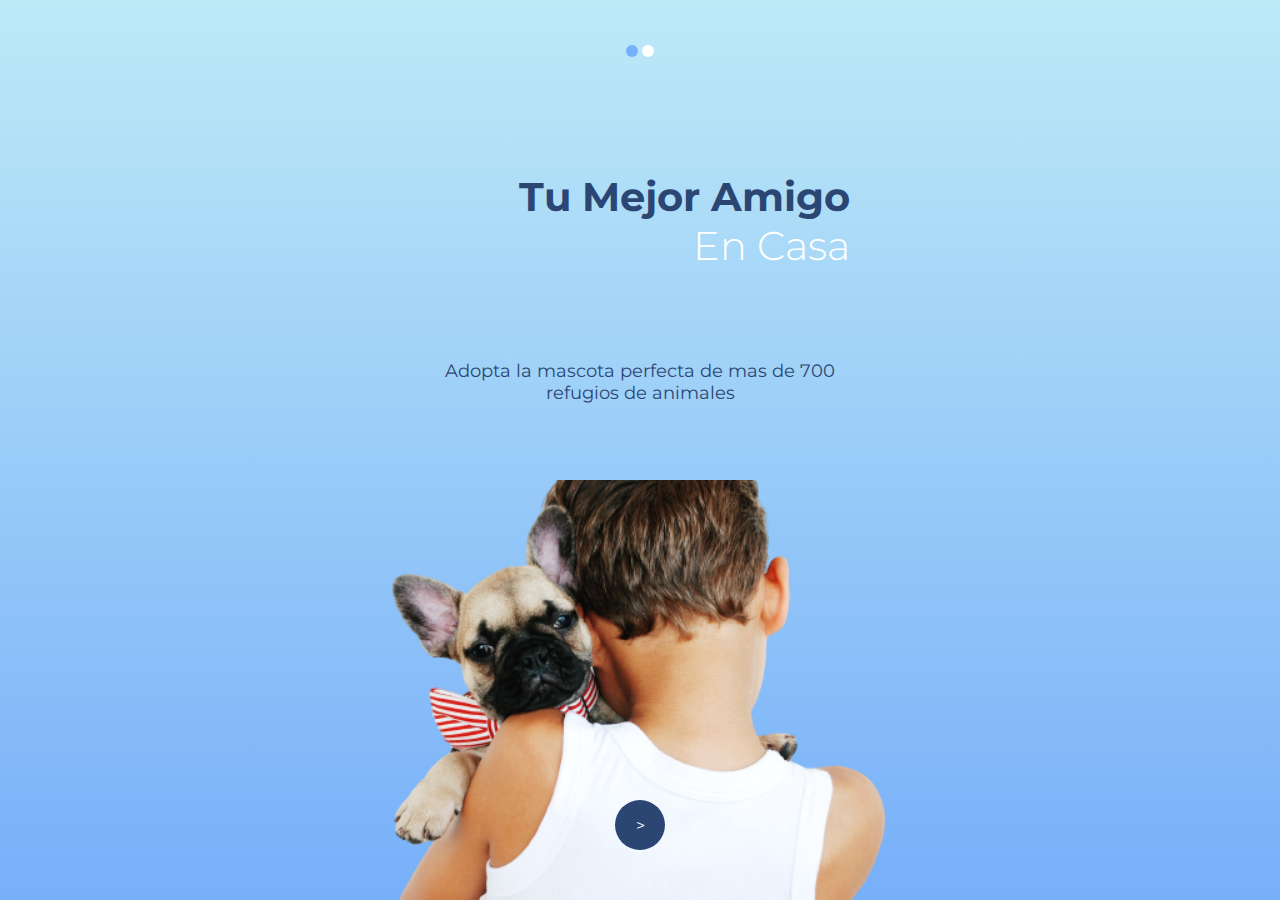
<file: index.html>
<!DOCTYPE html>
<html lang="en">

<head>
    <meta charset="UTF-8">
    <meta http-equiv="X-UA-Compatible" content="IE=edge">
    <meta name="viewport" content="width=device-width, initial-scale=1.0">
    <title>Tu Mejor Amigo En Casa</title>
    <link rel="stylesheet" href="css/style.css">
</head>

<body>
    <section class="home">
        <div class="content-center">
            <div class="cont-botones">
                <button class="active" id="btn-1" onclick="activarImgA()">1</button>
                <button class="" id="btn-2" onclick="activarImgB()">2</button>
            </div>


            <h1><strong>Tu Mejor Amigo </strong><br>En Casa</h1>
            <p>Adopta la mascota perfecta de mas de 700 refugios de animales</p>
            <div id="img-1" class="img-principal active"></div>
            <div id="img-2" class="img-principal "></div>
            <a href="home.html" class="btn-a">></a>

        </div>

    </section>



    <script src="js/main.js"></script>
</body>

</html>
</file>
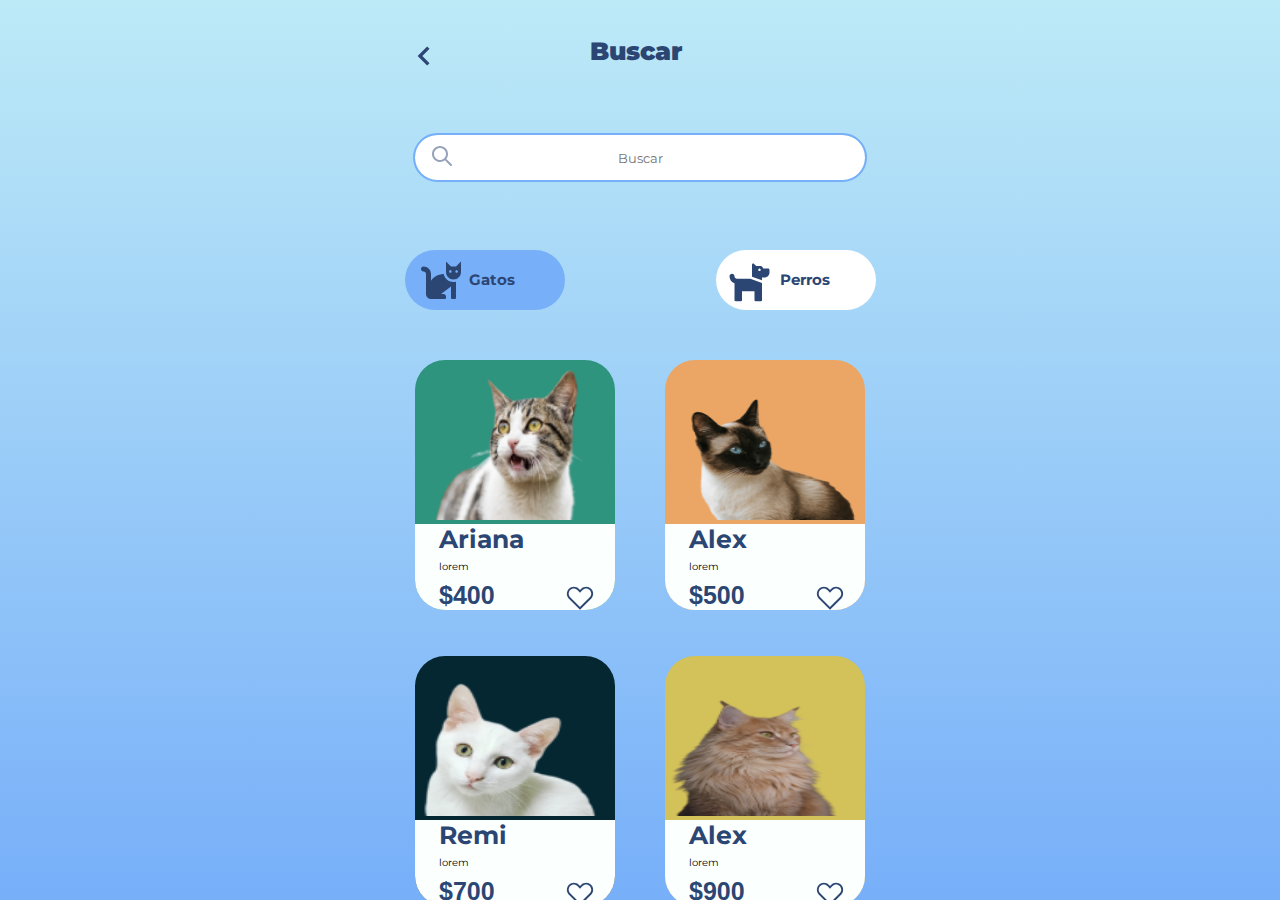
<file: home.html>
<!DOCTYPE html>
<html lang="en">

<head>
    <meta charset="UTF-8">
    <meta http-equiv="X-UA-Compatible" content="IE=edge">
    <meta name="viewport" content="width=device-width, initial-scale=1.0">
    <title>Tu Mejor Amigo En Casa</title>
    <link rel="stylesheet" href="css/style.css">
    <link rel="shortcut icon" href="img/sm-heart.svg" type="image/x-icon">
    <link href="https://unpkg.com/aos@2.3.1/dist/aos.css" rel="stylesheet">

</head>

<body>
    <section class="principal">

        <div class="content-center">
            <div class="cont-superior">
                <a href="index.html" class="salir"><img src="img/chevron-left.svg" alt=""></a>
                <h1> <strong>Buscar</strong> </h1>
                <input type="text" placeholder="Buscar"><img class="search" src="img/search.svg" alt="">
            </div>



            <!-- BOTONES -->
            <div class="cont-botonesh">
                <button data-aos="zoom-in-right" data-aos-duration="1500" class="active" id="btn-1" onclick="mostrarGatos()"><img class="iconogato " src="img/fa-solid_cat.svg" alt=""><h2 class="nombreg">Gatos</h2></button>
                <button data-aos="zoom-in-left" data-aos-duration="1500" class="btn2" id="btn-2" onclick="mostrarPerros()"><img class="iconoperro" src="img/fa-solid_dog.svg" alt=""><h2 class="nombrep" >Perros</h2></button>
            </div>
            <!-- BOTONES -->

            <!-- TARJETAS GATOS -->
            <div class="cont-cards" id="tarjetas-gatos">
                <div class="card-info">
                    <a href="infotarget.html">
                        <img src="img/ariana.png" alt="">
                    </a>
                    <div class="fondoblanco">
                        <h2>Ariana</h2>
                        <p class="lorem">lorem</p>
                        <p class="precio">$400</p>
                        <img class="corazonazul" src="img/sm-heart.svg" alt="">


                    </div>
                </div>
                <div class="card-info">
                    <a href="infotarget.html">
                        <img src="img/alex.png" alt=""> 
                    </a>
                    <div class="fondoblanco">
                        <h2>Alex</h2>
                        <p class="lorem">lorem</p>
                        <p class="precio">$500</p>
                        <img class="corazonazul" src="img/sm-heart.svg" alt="">

                    </div>
                </div>
                <div class="card-info">
                    <a href="infotarget.html">
                        <img src="img/remi.png" alt="">   
                    </a>
                    <div class="fondoblanco">
                        <h2>Remi</h2>
                        <p class="lorem">lorem</p>
                        <p class="precio">$700</p>
                        <img class="corazonazul" src="img/sm-heart.svg" alt="">

                    </div>
                </div>
                <div class="card-info">
                    <a href="infotarget.html">
                        <img src="img/zoe.png" alt="">     
                    </a>
                    <div class="fondoblanco">
                        <h2>Alex</h2>
                        <p class="lorem">lorem</p>
                        <p class="precio">$900</p>
                        <img class="corazonazul" src="img/sm-heart.svg" alt="">

                    </div>






                </div>
            </div>
                        <!-- TARJETAS GATOS -->

                        <!-- TARJETAS PERROS -->

                         <div class="cont-cards oculto" id="tarjetas-perros">
                            <div class="card-info">
                                <a href="infotarget.html">
                                    <img src="img/ivana.png" alt="">
                                </a>
                                <div class="fondoblanco">
                                    <h2>Kartsen</h2>
                                    <p class="lorem">lorem</p>
                                    <p class="precio">$40</p>
                                    <img class="corazonazul" src="img/sm-heart.svg" alt="">


                                </div>
                            </div>
                            <div class="card-info">
                                <a href="infotarget.html">
                                    <img src="img/karsten.png" alt="">
                                </a>
                                <div class="fondoblanco">
                                    <h2>Kartsen</h2>
                                    <p class="lorem">lorem</p>
                                    <p class="precio">$50</p>
                                    <img class="corazonazul" src="img/sm-heart.svg" alt="">

                                </div>
                            </div>
                            <div class="card-info">
                                <a href="infotarget.html">
                                    <img src="img/reigner.png" alt="">
                                </a>
                                <div class="fondoblanco">
                                    <h2>Alexbig</h2>
                                    <p class="lorem">lorem</p>
                                    <p class="precio">$70</p>
                                    <img class="corazonazul" src="img/sm-heart.svg" alt="">

                                </div>
                            </div>
                            <div class="card-info">
                                <a href="infotarget.html">
                                    <img src="img/alvan.png" alt="">
                                </a>
                                <div class="fondoblanco">
                                    <h2>Alex</h2>
                                    <p class="lorem">lorem</p>
                                    <p class="precio">$50</p>
                                    <img class="corazonazul" src="img/sm-heart.svg" alt="">

                                </div>






                            </div>



                                    </div> 
                        <!-- TARJETAS PERROS -->

    </section>

    <script src="https://unpkg.com/aos@2.3.1/dist/aos.js"></script>

    <script>
        AOS.init();
    </script>


    <script src="js/main.js"></script>
</body>

</html>
</file>
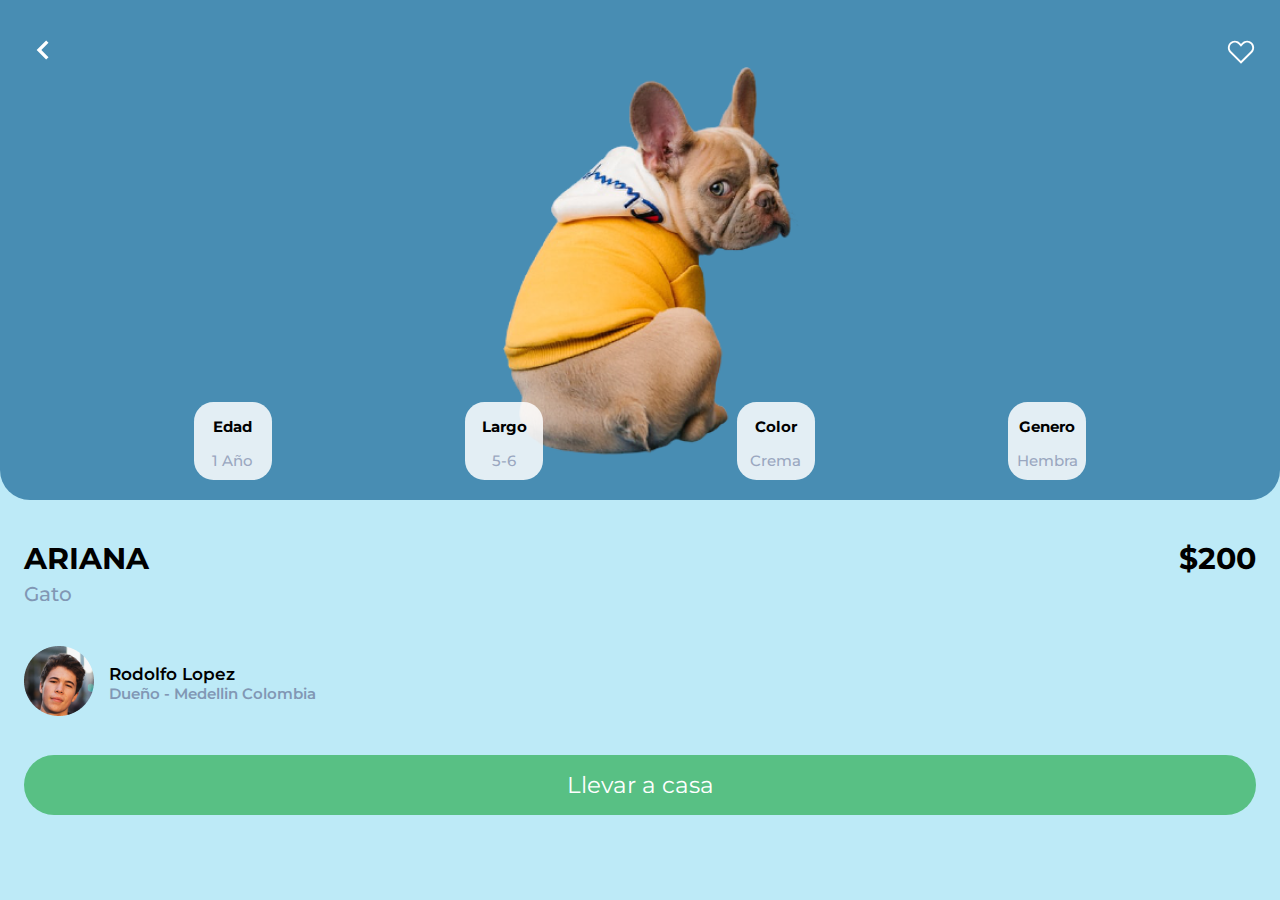
<file: infotarget.html>
<!DOCTYPE html>
<html lang="en">
<head>
    <meta charset="UTF-8">
    <meta http-equiv="X-UA-Compatible" content="IE=edge">
    <meta name="viewport" content="width=device-width, initial-scale=1.0">
    <link rel="stylesheet" href="css/style.css">
    <title>Tu mejor amigo en casa</title>
</head>
<body>
    <section class="target-cont dog1">
        <div class="cont-superior">
            <a href="home.html">
                <img src="img/chevron-left-white.svg" alt="">
            </a>
            <img src="img/heart-white.svg" alt="">
        </div>
        <div class="card1">
            <div class="atributos">
                <img src="img/karsten-big.png" alt="">
                <div class="atrib">
                    <h3>Edad</h3>
                    <h5>1 Año</h5>
                </div>
                <div class="atrib">
                    <h3>Largo</h3>
                    <h5>5-6</h5>
                </div>
                <div class="atrib">
                    <h3>Color</h3>
                    <h5>Crema</h5>
                </div>
                <div class="atrib">
                    <h3>Genero</h3>
                    <h5>Hembra</h5>
                </div>
            </div>
            <div class="nombre">
                <h2>ARIANA</h2>
                <h5>Gato</h5>
                <h3>$200</h3>
            </div>
            <div class="datos">
                <div>
                    <img src="img/rodolfo.png" alt="">
                </div>
                <div id="dos">
                    <h4>Rodolfo Lopez</h4>
                    <h5>Dueño - Medellin Colombia</h5>
                </div>
            </div>
        </div>
        <button class="botonllevar">Llevar a casa</button>
    </section>
    <script src="js/main.js"></script>
</body>
</html>
</file>
<file: css/style.css>
@import url('https://fonts.googleapis.com/css2?family=Montserrat:ital,wght@0,300;0,400;0,500;0,600;0,700;1,300;1,400;1,500;1,600;1,700&display=swap');
        * {
            margin: 0%;
            padding: 0%;
            font-family: 'Montserrat', sans-serif;
        }
        
         :root {
            --azul: #77aff9;
            --azul-claro: #bdeaf7;
            --azul-oscuro: #2c4674;
        }
        
        .home {
            width: 100%;
            background: linear-gradient(var(--azul-claro), var(--azul));
        }
        
        .content-center {
            max-width: 320px;
            max-width: 500px;
            margin: 0 auto;
            text-align: center;
            height: 100vh;
            position: relative;
            min-height: 800px;
            min-height: 900px;
            overflow: hidden;
        }
        
        .home .cont-botones {
            padding: 45px;
            display: flex;
            justify-content: center;
            margin-bottom: 70px;
        }
        
        .cont-botones button {
            color: transparent;
            width: 12px;
            height: 12px;
            border-radius: 50%;
            border: 0;
            background: #ffff;
            margin: 0 2px;
        }
        
        .cont-botones button.active {
            background: var(--azul);
            
            
        }
        
        .home h1 {
            text-align: right;
            padding: 0 40px;
            font-size: 40px;
            color: #fff;
            font-weight: 300;
            margin-bottom: 90px;
        }
        
        .home h1 strong {
            color: var(--azul-oscuro);
            font-weight: 700;
        }
        
        .home p {
            padding: 0 50px;
            font-size: 18px;
            color: var(--azul-oscuro)
        }
        
        .home .img-principal {
            width: 100%;
            height: 420px;
            /*background: url("../img/slide1.png");*/
            background-size: cover;
            position: absolute;
            bottom: -420px;
            left: 0;
        }
        
        .home #img-1 {
            background: url("../img/slide1.png")no-repeat;
            background-size: cover;
            background-position: bottom;
        }
        
        .home #img-1.active {
            bottom: 0;
            transition: 1s;
        }
        
        .home #img-2 {
            background: url("../img/slide2.png")no-repeat;
            background-size: cover;
            background-position: bottom;
        }
        
        .home #img-2.active {
            bottom: 0;
            transition: 1s;
        }
        
        .home .btn-a {
            display: inline-block;
            background: var(--azul-oscuro);
            width: 50px;
            height: 34px;
            text-align: center;
            border-radius: 50%;
            position: absolute;
            bottom: 50px;
            left: 0;
            right: 0;
            z-index: 90;
            margin: 0 auto;
            text-decoration: none;
            color: #fff;
            padding-top: 16px;
            transition: .5s;
        }
        
        .home .btn-a:hover {
            transform: rotate(90deg);
        }
        /* Home principal */
        
        .principal {
            width: 100%;
            background: linear-gradient(var(--azul-claro), var(--azul));
        }
        
        .principal .salir{
            width: 40px;
            justify-content: flex-start;
            position: absolute;
            left: 3%;
            top: 4%;
        }
        
        .principal .cont-superior input {
            position: absolute;
            top: 15%;
            left: 5%;
            width: 90%;
            height: 45px;
            border: none;
            border-radius: 50px;
            text-align: center;
            outline: solid 2px var(--azul);
        }
        
        .principal .cont-superior h1 {
            position: absolute;
            left: 40%;
            top: 4%;
            color: var(--azul-oscuro);
            font-size: 25px;
        }
        
        .principal .cont-superior img.search {
            position: absolute;
            left: 8%;
            top: 16%;
            color: var(--azul);
        }
        
        .principal .cont-botonesh {
            justify-content: space-between;
            display: flex;
            margin-top: 50%;
            width: 95%;
            margin:  50% auto 50px;
        }
        
        
        
        .principal .cont-botonesh .btn2 {
            padding-left: 160px;
        }
        
        .principal .cont-botonesh .active {
            padding-left: 160px;
        }
        .cont-botonesh button {
            position: absolute;
            width: 12px;
            height: 0px;
            border-radius: 30px;
            border: 0;
            background: #ffff;
            margin: 0 2px;
            display: flex;
            align-items: center;
            padding-left: 150px;
            padding-top: 60px;
            position: relative;
        }
        
        .cont-botonesh button.active {
            background: var(--azul);
        }
        
        .principal .cont-botonesh img.iconoperro {
            position: absolute;
            left: 7%;
            width: 45px;
            top: 19%;
        }
        
        .principal .cont-botonesh img.iconogato {
            position: absolute;
            left: 10%;
            width: 40px;
            top: 15%;
        }
        
        .principal .cont-cards {
           width: 100%;
           display: flex;
           flex-wrap: wrap;
           justify-content: space-between;
           margin: 0 auto;
        }
        
        /* TARJETA 1 */
        
        .principal .cont-cards.oculto{
            display: none;
        }
        .principal .cont-cards .card-info {
            position: relative;
            width: 40%;
            border-radius: 30px;
            background: #18833b;
            z-index: 2;
            margin: 0 auto;
        }

        .principal .cont-cards .card-info a{
            height: 160px;
            width: 100%;
        }

        .principal .cont-cards .card-info a img{
            height: 160px;
            width: 100%;
        }
        
        .principal .cont-cards .card-info .fondoblanco {
            width: 100%;
            background: #fbfffd;
            z-index: 5;
            border-radius: 0 0 30px 30px;
            
        }
        
        .principal .cont-cards .card-info .corazonazul {
            position: absolute;
            z-index: 4;
            width: 15%;
            height: 20%;
            top: 110%;
            left: 75%;
        }
        
        .principal .cont-cards .card-info h2 {
            text-align: justify;
            font-weight: bold;
            font-size: 25px;
            margin-left: 10%;
        }
        
        .principal .cont-cards .card-info .lorem {
            text-align: justify;
            font-size: 10px;
            margin-top: 3%;
            margin-left: 12%;
        }
        
        .principal .cont-cards .card-info .precio {
            text-align: justify;
            font-weight: bold;
            font-size: 25px;
            margin-top: 4%;
            margin-left: 12%;
            font-family: 'Franklin Gothic Medium', 'Arial Narrow', Arial, sans-serif;
        }
        
        
        
        
        
        .principal .cont-cards .card-info {
            border-radius: 30px;
            background: #18833b;
            z-index: 2;
            margin-bottom: 46px;
        }
        
        
        
        .principal .cont-cards .card-info .corazonazul {
            position: absolute;
            z-index: 4;
            width: 15%;
            height: 20%;
            top: 85%;
            left: 75%;
        }
        
        .principal .cont-cards .card-info h2 {
            text-align: justify;
            font-weight: bold;
            font-size: 25px;
            margin-left: 12%;
            color: var(--azul-oscuro);
        }
        
        .principal .cont-cards .card-info .lorem {
            text-align: justify;
            font-size: 10px;
            margin-top: 3%;
            margin-left: 12%;
        }
        
        .principal .cont-cards .card-info .precio {
            text-align: justify;
            font-weight: bold;
            font-size: 25px;
            margin-top: 4%;
            margin-left: 12%;
            font-family: 'Franklin Gothic Medium', 'Arial Narrow', Arial, sans-serif;
            color: var(--azul-oscuro);
        }
        
        
       
        
        .principal .cont-botonesh button h2.nombreg {
            position: absolute;
            z-index: 8;
            left: 40%;
            bottom: 35%;
            font-size: 15px;
            color: var(--azul-oscuro);
        }
        
        .principal .cont-botonesh button h2.nombrep {
            position: absolute;
            z-index: 8;
            left: 40%;
            bottom: 35%;
            font-size: 15px;
            color: var(--azul-oscuro);
        }


        .cont-cards .oculto{
            display: none;
        }

        .principal .cont-cards .card-info:nth-child(1){
            background: rgb(46, 148, 126);
        }

        .principal .cont-cards .card-info:nth-child(2){
            background: rgb(235, 166, 101);
        }

        .principal .cont-cards .card-info:nth-child(3){
            background: rgb(5, 39, 49);
        }

        .principal .cont-cards .card-info:nth-child(4){
            background: rgb(211, 193, 90);
        }


        /* Contenido de los tarjetas */
.target-cont{
    background: var(--azul-claro);
    height: 100vh;
    padding: 0 24px;
}

.target-cont .cont-superior{
    display: flex;
    justify-content: space-between;
    align-items: center;
    padding: 30px 0px;
}

.target-cont .cont-superior .boton{
    background: none;
    border: none;
    width: 40px;
    height: 40px;
}

.target-cont .card1 .atributos{
    margin: 0px -24px;
    margin-top: -104px;
    border-bottom-left-radius: 30px;
    border-bottom-right-radius: 30px;
    background: #488db3;
    height: 500px;
    display: flex;
    justify-content: space-evenly;
    align-items: end;
}

.target-cont .card1 .atributos img{
    position: absolute;
}

.target-cont .card1 .atributos .atrib{
    text-align: center;
    width: 78px;
    height: 78px;
    background: #ffffffd9;
    z-index: 1;
    margin-bottom: 20px;
    border-radius: 25%;
}

.target-cont .card1 .atributos .atrib h3{
    margin-top: 15px;
    font-size: 15px;
}

.target-cont .card1 .atributos .atrib h5{
    margin-top: 15px;
    font-size: 15px;
    color:#9aa7c0;
    font-weight: 500;
}

.target-cont .nombre{
    position: relative;
}

.target-cont .nombre h2{
    padding-top: 40px;
    font-size: 30px;
}

.target-cont .nombre h5{
    padding-top: 5px;
    font-size: 20px;
    color: #8197b4;
    font-weight: 500;
}

.target-cont .nombre h3{
    position: absolute;
    top: 40px;
    right: 0;
    font-size: 30px;
}

.target-cont .datos{  
    display: flex;
    align-items: center;
    padding-top: 40px;
}


.target-cont .datos #dos{
    padding-left: 15px;
}

.target-cont .datos #dos h4{
    font-size: 17px;
    font-weight: 600;
}

.target-cont .datos #dos h5{
    font-size: 15px;
    font-weight: 600;
    color: #8197b4;
}

.target-cont .botonllevar{
    font-size: 23px;
    font-weight: 400;
    color: #fff;
    background: #58c084;
    margin-top: 35px;
    height: 60px;
    width: 100%;
    border: 0;
    border-radius: 60px;
}

#cat1 .card1 .atributos{
    background-color: #d1723f;
}
</file>
